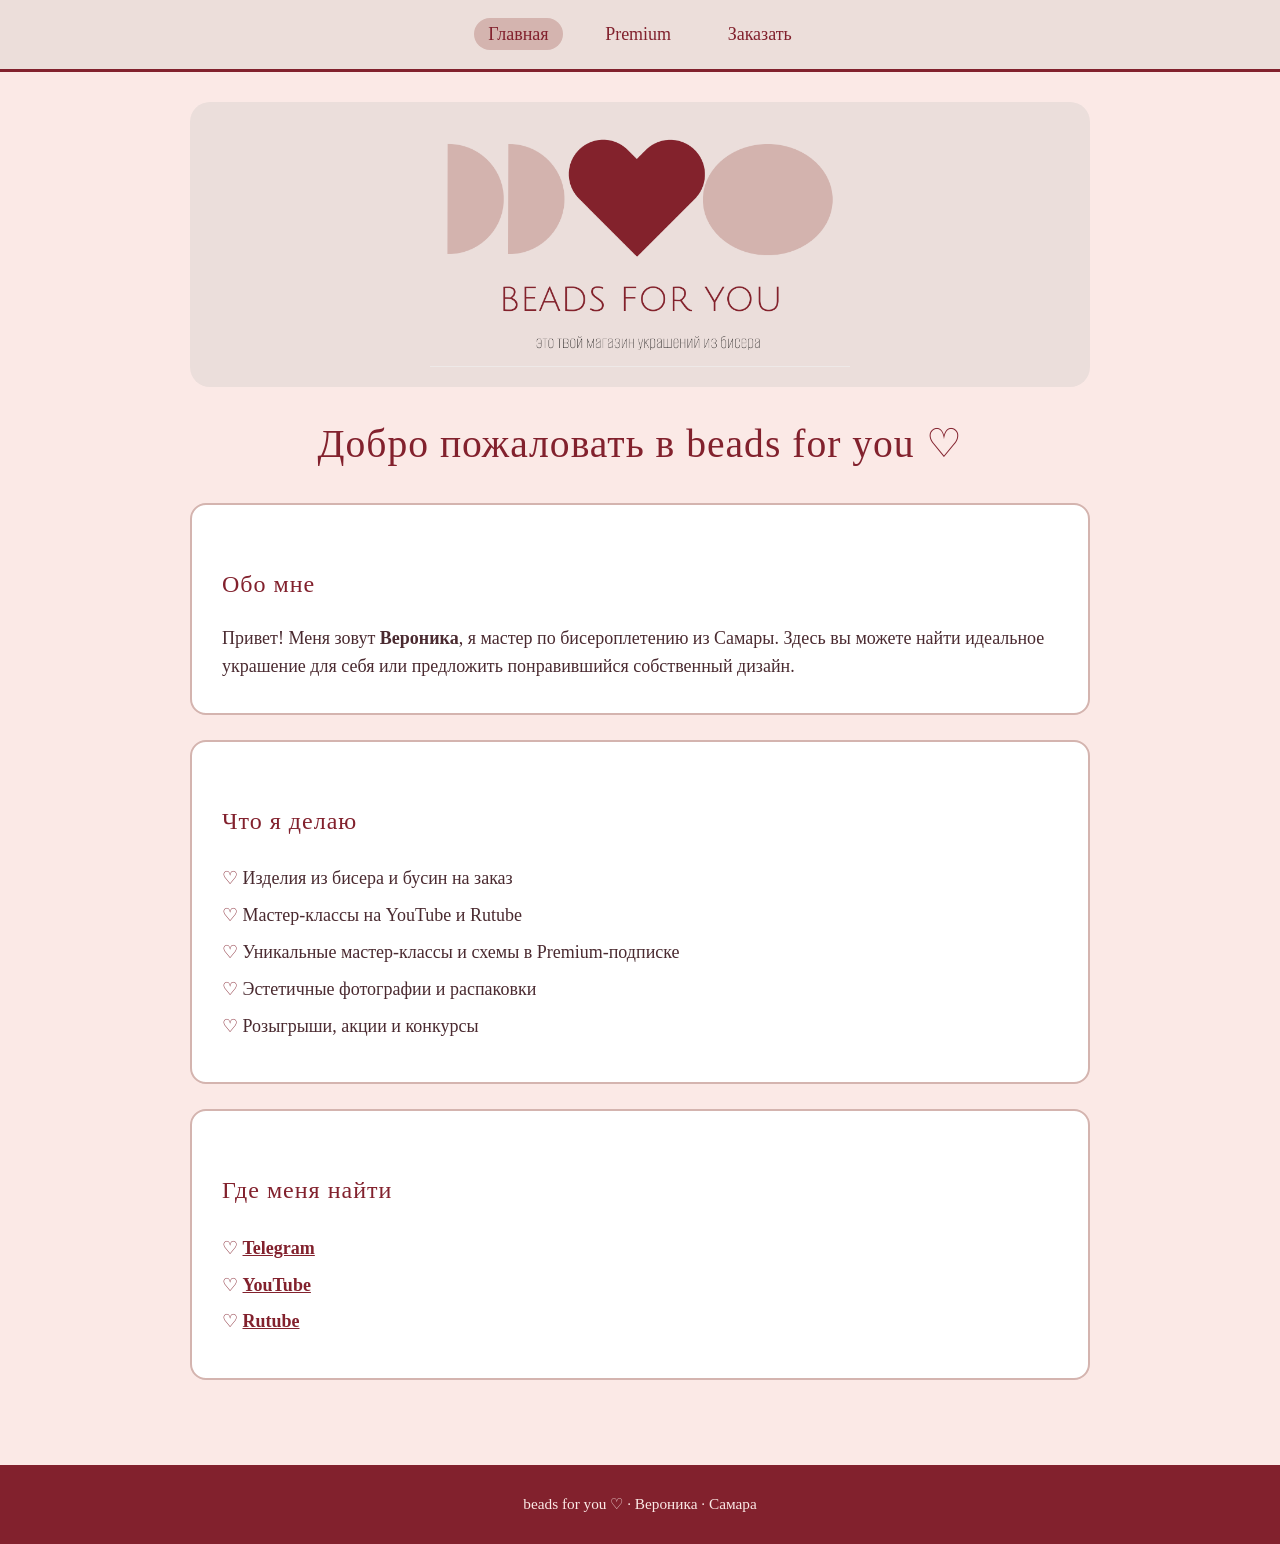
<file: lab2/index.html>
<!DOCTYPE html>
<html lang="ru">
<head>
    <meta charset="UTF-8">
    <meta name="viewport" content="width=device-width, initial-scale=1.0">
    <title>beads for you — главная</title>
    <link rel="stylesheet" href="css/style.css">
</head>
<body>
    <div id="header">
        <nav>
            <ul class="menu">
                <li><a href="index.html" class="current">Главная</a></li>
                <li><a href="premium.html">Premium</a></li>
                <li><a href="order.html">Заказать</a></li>
            </ul>
        </nav>
    </div>

    <div class="container">
        <div class="hero">
            <img src="img/logo.png" alt="Логотип beads for you — твой магазин украшений из бисера">
        </div>

        <h1>Добро пожаловать в beads for you ♡</h1>

        <div class="card">
            <h2>Обо мне</h2>
            <p>Привет! Меня зовут <strong>Вероника</strong>, я мастер по бисероплетению из Самары.
               Здесь вы можете найти идеальное украшение для себя или предложить понравившийся
               собственный дизайн.</p>
        </div>

        <div class="card">
            <h2>Что я делаю</h2>
            <ul class="hearts">
                <li>Изделия из бисера и бусин на заказ</li>
                <li>Мастер-классы на YouTube и Rutube</li>
                <li>Уникальные мастер-классы и схемы в Premium-подписке</li>
                <li>Эстетичные фотографии и распаковки</li>
                <li>Розыгрыши, акции и конкурсы</li>
            </ul>
        </div>

        <div class="card">
            <h2>Где меня найти</h2>
            <ul class="hearts">
                <li><a href="https://t.me/beadsforyou_tg" target="_blank" rel="noopener">Telegram</a></li>
                <li><a href="https://youtube.com/@beadsforyou_yt?si=eVa7gNDcUIQZ26tB" target="_blank" rel="noopener">YouTube</a></li>
                <li><a href="https://rutube.ru/channel/41636686" target="_blank" rel="noopener">Rutube</a></li>
            </ul>
        </div>
    </div>

    <div id="footer">
        <p>beads for you ♡ · Вероника · Самара</p>
    </div>
</body>
</html>
</file>
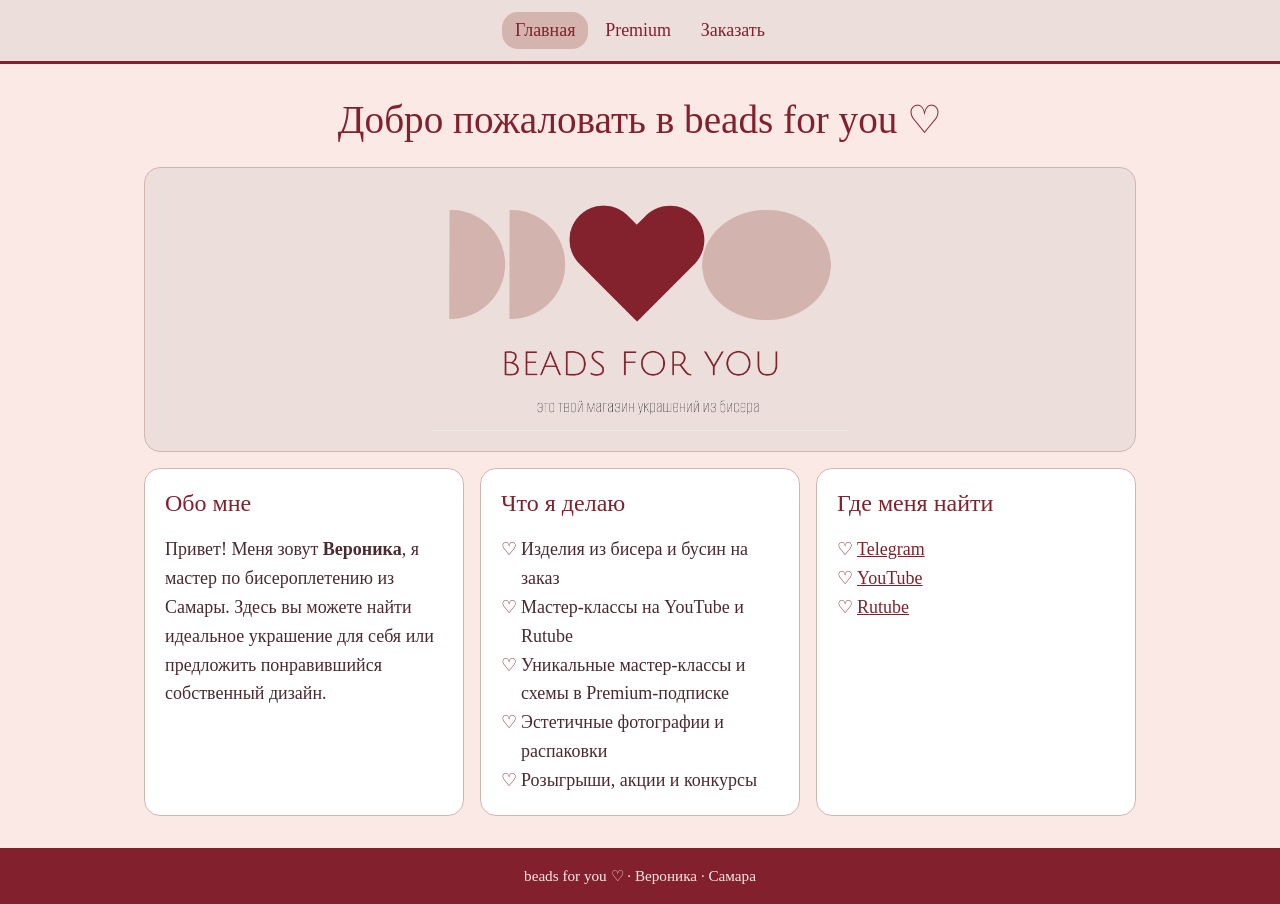
<file: lr4/index.html>
<!DOCTYPE html>
<html lang="ru">
<head>
    <meta charset="UTF-8">
    <meta name="viewport" content="width=device-width, initial-scale=1.0">
    <title>beads for you — главная</title>
    <link rel="stylesheet" href="css/style.css">
</head>
<body>
    <header class="site-header">
        <nav aria-label="Основная навигация">
            <ul class="menu">
                <li><a href="index.html" class="menu__link menu__link_current" aria-current="page">Главная</a></li>
                <li><a href="premium.html" class="menu__link">Premium</a></li>
                <li><a href="order.html" class="menu__link">Заказать</a></li>
            </ul>
        </nav>
    </header>

    <main class="page">
        <h1>Добро пожаловать в beads for you ♡</h1>

        <div class="home-layout">
            <div class="hero home-layout__banner">
                <img class="hero__image" src="img/logo.png" alt="Логотип beads for you — твой магазин украшений из бисера">
            </div>

            <section class="card home-layout__card">
                <h2>Обо мне</h2>
                <p>Привет! Меня зовут <strong>Вероника</strong>, я мастер по бисероплетению из Самары.
                   Здесь вы можете найти идеальное украшение для себя или предложить понравившийся
                   собственный дизайн.</p>
            </section>

            <section class="card home-layout__card">
                <h2>Что я делаю</h2>
                <ul class="heart-list">
                    <li>Изделия из бисера и бусин на заказ</li>
                    <li>Мастер-классы на YouTube и Rutube</li>
                    <li>Уникальные мастер-классы и схемы в Premium-подписке</li>
                    <li>Эстетичные фотографии и распаковки</li>
                    <li>Розыгрыши, акции и конкурсы</li>
                </ul>
            </section>

            <section class="card home-layout__card">
                <h2>Где меня найти</h2>
                <ul class="heart-list">
                    <li><a href="https://t.me/beadsforyou_tg" target="_blank" rel="noopener">Telegram</a></li>
                    <li><a href="https://youtube.com/@beadsforyou_yt?si=eVa7gNDcUIQZ26tB" target="_blank" rel="noopener">YouTube</a></li>
                    <li><a href="https://rutube.ru/channel/41636686" target="_blank" rel="noopener">Rutube</a></li>
                </ul>
            </section>
        </div>
    </main>

    <footer class="site-footer">
        <p>beads for you ♡ · Вероника · Самара</p>
    </footer>
</body>
</html>
</file>
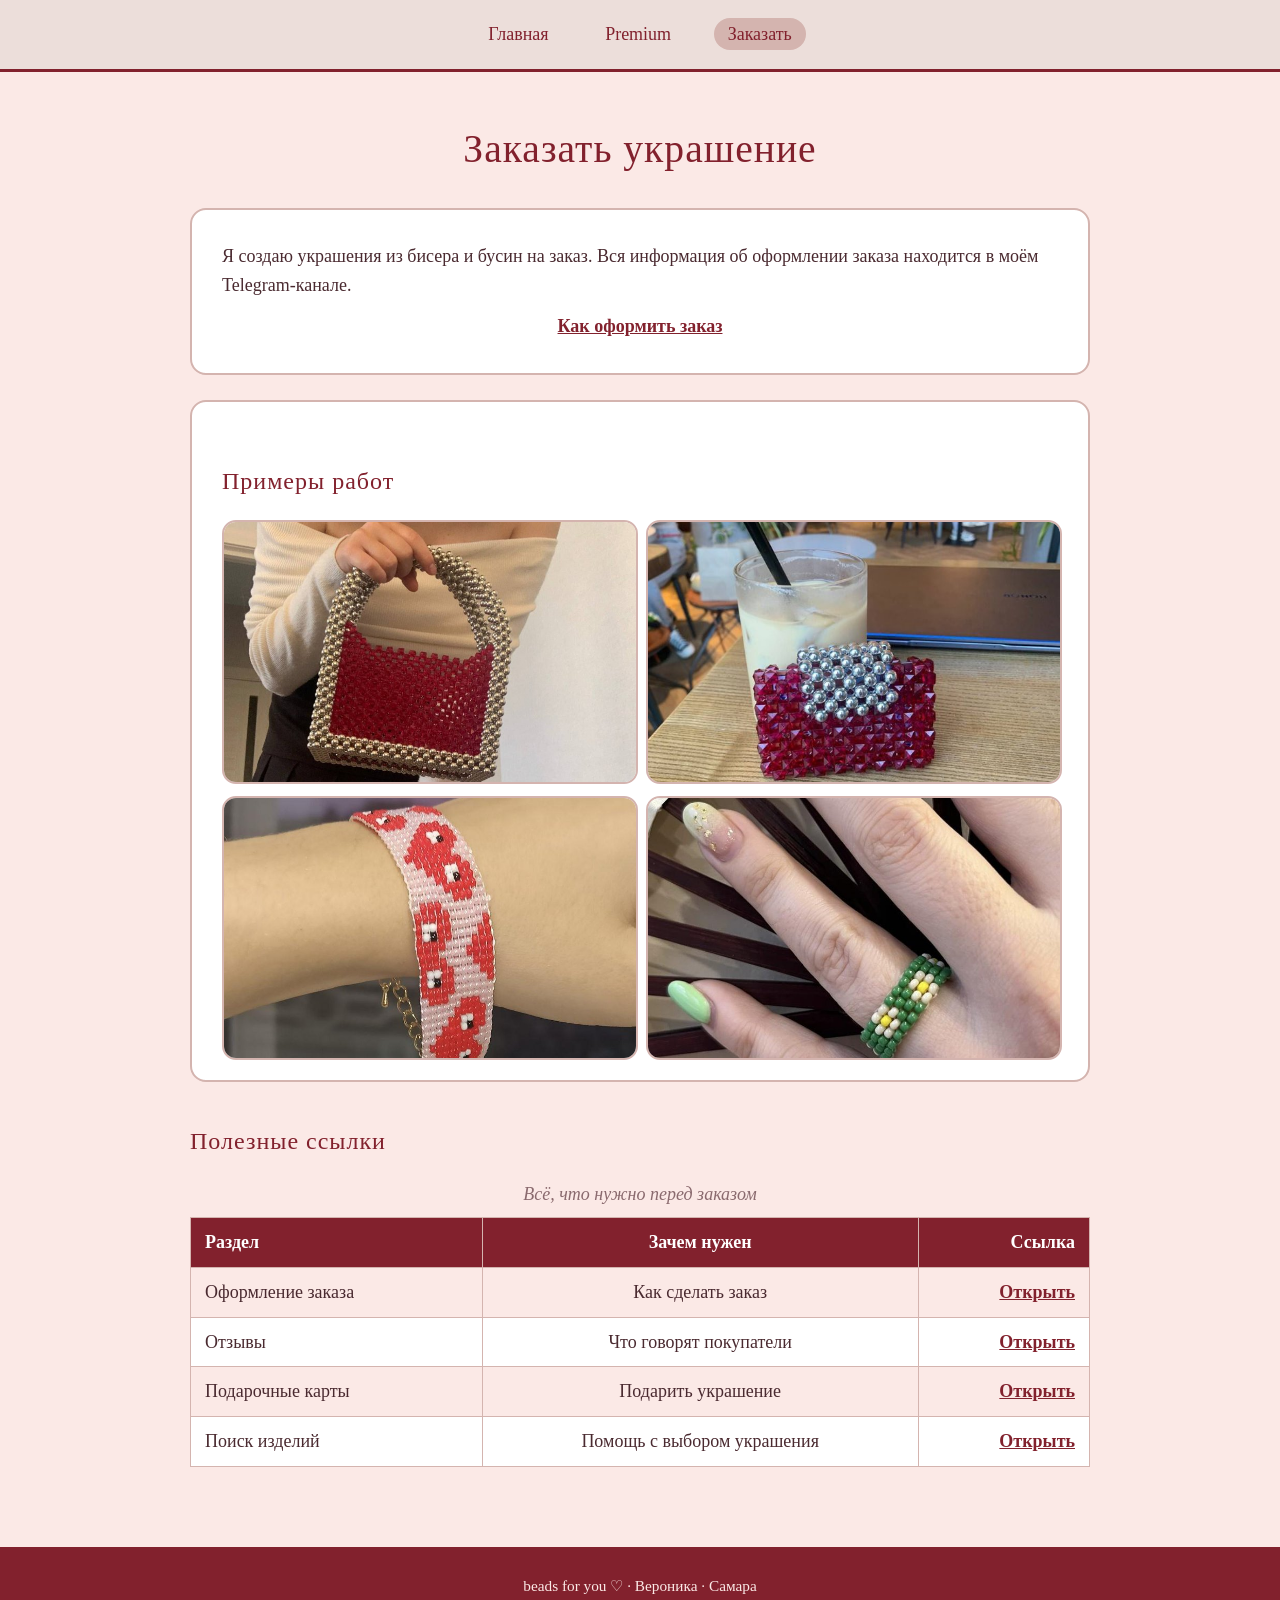
<file: lab2/order.html>
<!DOCTYPE html>
<html lang="ru">
<head>
    <meta charset="UTF-8">
    <meta name="viewport" content="width=device-width, initial-scale=1.0">
    <title>Заказать — beads for you</title>
    <link rel="stylesheet" href="css/style.css">
</head>
<body>
    <div id="header">
        <nav>
            <ul class="menu">
                <li><a href="index.html">Главная</a></li>
                <li><a href="premium.html">Premium</a></li>
                <li><a href="order.html" class="current">Заказать</a></li>
            </ul>
        </nav>
    </div>

    <div class="container">
        <h1>Заказать украшение</h1>

        <div class="card">
            <p>Я создаю украшения из бисера и бусин на заказ. Вся информация об оформлении заказа
               находится в моём Telegram-канале.</p>
            <p class="center-text"><a href="https://t.me/beadsforyou_tg/370" target="_blank" rel="noopener">Как оформить заказ</a></p>
        </div>

        <div class="card">
            <h2>Примеры работ</h2>
            <div class="collage">
                <img src="img/work1.jpg" alt="Сумочка из бусин с красной вставкой">
                <img src="img/work2.jpg" alt="Маленькая красная сумочка из бисера">
                <img src="img/work3.jpg" alt="Браслет из бисера с сердечками">
                <img src="img/work4.jpg" alt="Кольцо из бисера с ромашкой">
            </div>
        </div>

        <h2>Полезные ссылки</h2>
        <table>
            <caption>Всё, что нужно перед заказом</caption>
            <tr>
                <th class="left">Раздел</th>
                <th class="center">Зачем нужен</th>
                <th class="right">Ссылка</th>
            </tr>
            <tr>
                <td class="left">Оформление заказа</td>
                <td class="center">Как сделать заказ</td>
                <td class="right"><a href="https://t.me/beadsforyou_tg/370" target="_blank" rel="noopener">Открыть</a></td>
            </tr>
            <tr>
                <td class="left">Отзывы</td>
                <td class="center">Что говорят покупатели</td>
                <td class="right"><a href="https://t.me/beadsforyou_reviews/3" target="_blank" rel="noopener">Открыть</a></td>
            </tr>
            <tr>
                <td class="left">Подарочные карты</td>
                <td class="center">Подарить украшение</td>
                <td class="right"><a href="https://t.me/beadsforyou_tg/922" target="_blank" rel="noopener">Открыть</a></td>
            </tr>
            <tr>
                <td class="left">Поиск изделий</td>
                <td class="center">Помощь с выбором украшения</td>
                <td class="right"><a href="https://t.me/beadsforyou_tg/480" target="_blank" rel="noopener">Открыть</a></td>
            </tr>
        </table>
    </div>

    <div id="footer">
        <p>beads for you ♡ · Вероника · Самара</p>
    </div>
</body>
</html>
</file>
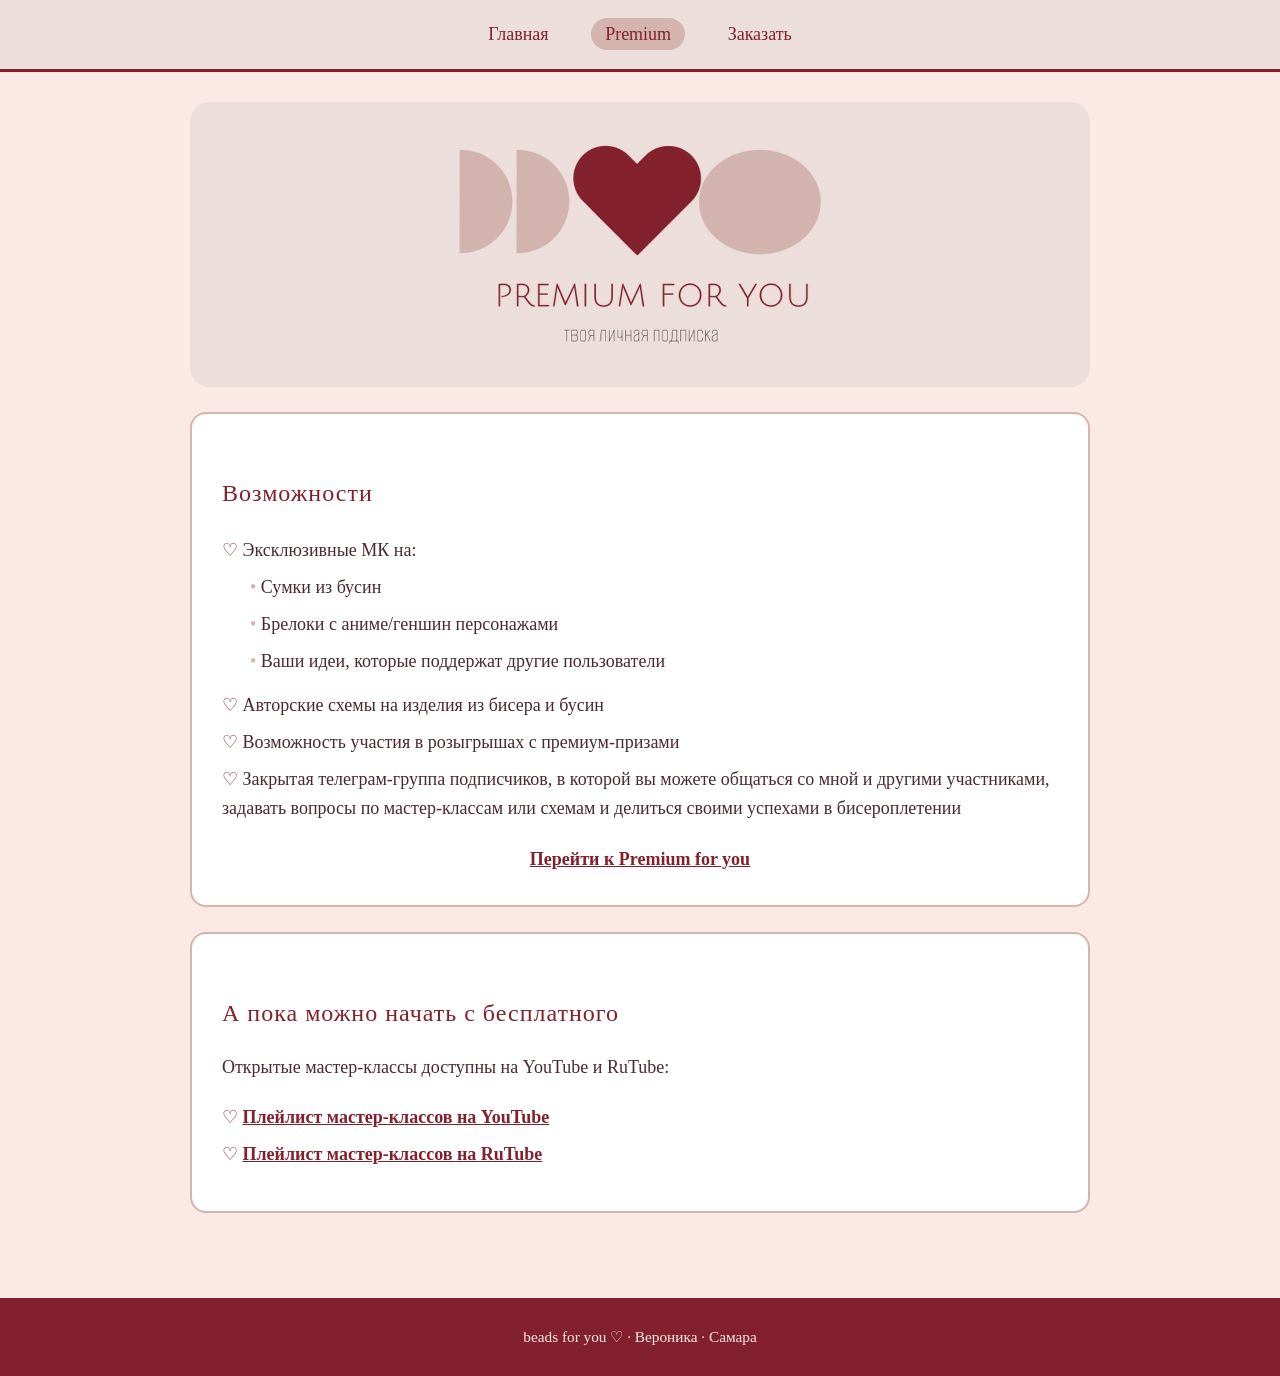
<file: lab2/premium.html>
<!DOCTYPE html>
<html lang="ru">
<head>
    <meta charset="UTF-8">
    <meta name="viewport" content="width=device-width, initial-scale=1.0">
    <title>Premium — beads for you</title>
    <link rel="stylesheet" href="css/style.css">
</head>
<body>
    <div id="header">
        <nav>
            <ul class="menu">
                <li><a href="index.html">Главная</a></li>
                <li><a href="premium.html" class="current">Premium</a></li>
                <li><a href="order.html">Заказать</a></li>
            </ul>
        </nav>
    </div>

    <div class="container">
        <div class="hero">
            <img src="img/premium.png" alt="Premium for you — твоя личная подписка">
        </div>

        <div class="card">
            <h2>Возможности</h2>
            <ul class="hearts">
                <li>Эксклюзивные МК на:
                    <ul>
                        <li>Сумки из бусин</li>
                        <li>Брелоки с аниме/геншин персонажами</li>
                        <li>Ваши идеи, которые поддержат другие пользователи</li>
                    </ul>
                </li>
                <li>Авторские схемы на изделия из бисера и бусин</li>
                <li>Возможность участия в розыгрышах с премиум-призами</li>
                <li>Закрытая телеграм-группа подписчиков, в которой вы можете общаться со мной
                    и другими участниками, задавать вопросы по мастер-классам или схемам
                    и делиться своими успехами в бисероплетении</li>
            </ul>
            <p class="center-text"><a href="https://t.me/beadsforyou_tg/484" target="_blank" rel="noopener">Перейти к Premium for you</a></p>
        </div>

        <div class="card">
            <h2>А пока можно начать с бесплатного</h2>
            <p>Открытые мастер-классы доступны на YouTube и RuTube:</p>
            <ul class="hearts">
                <li><a href="https://youtube.com/playlist?list=PLSbwQOXjqPPjytPfKpExO-wDYJkin6wc9&amp;si=Me76SnGEEdMS6D71" target="_blank" rel="noopener">Плейлист мастер-классов на YouTube</a></li>
                <li><a href="https://rutube.ru/plst/507094" target="_blank" rel="noopener">Плейлист мастер-классов на RuTube</a></li>
            </ul>
        </div>
    </div>

    <div id="footer">
        <p>beads for you ♡ · Вероника · Самара</p>
    </div>
</body>
</html>
</file>
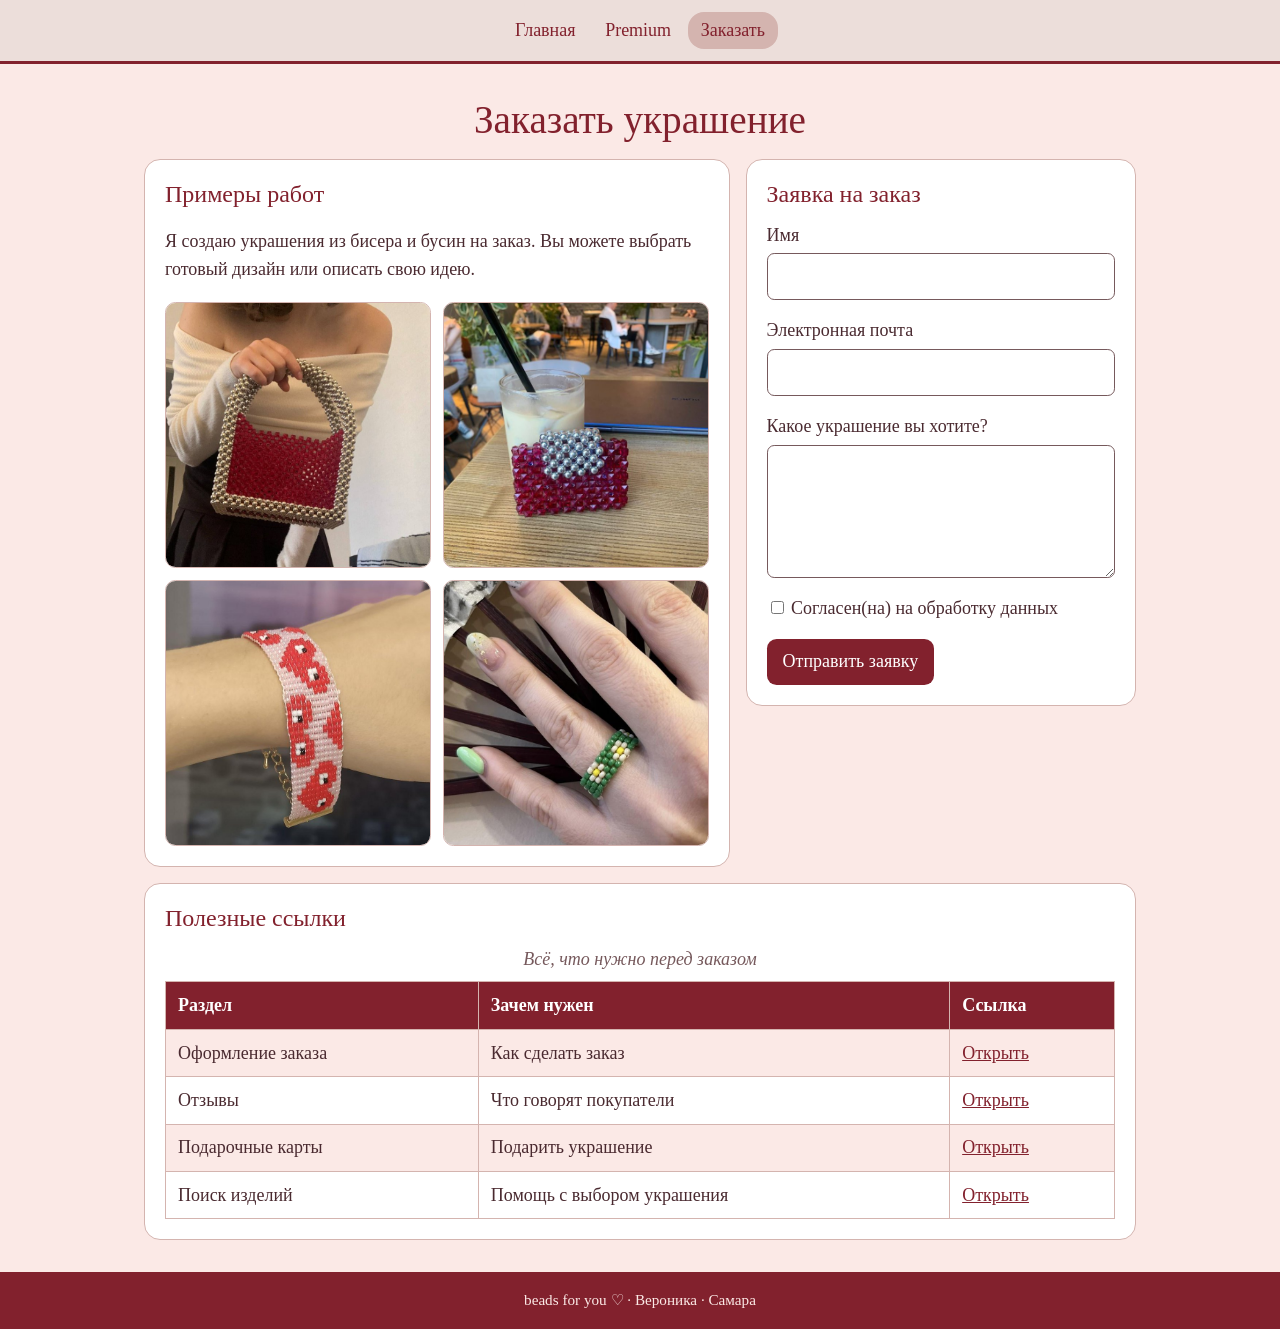
<file: lr4/order.html>
<!DOCTYPE html>
<html lang="ru">
<head>
    <meta charset="UTF-8">
    <meta name="viewport" content="width=device-width, initial-scale=1.0">
    <title>Заказать — beads for you</title>
    <link rel="stylesheet" href="css/style.css">
    <script src="js/order.js" defer></script>
</head>
<body>
    <header class="site-header">
        <nav aria-label="Основная навигация">
            <ul class="menu">
                <li><a href="index.html" class="menu__link">Главная</a></li>
                <li><a href="premium.html" class="menu__link">Premium</a></li>
                <li><a href="order.html" class="menu__link menu__link_current" aria-current="page">Заказать</a></li>
            </ul>
        </nav>
    </header>

    <main class="page order-layout">
        <h1 class="order-layout__wide">Заказать украшение</h1>

        <section class="card">
            <h2>Примеры работ</h2>
            <p>Я создаю украшения из бисера и бусин на заказ. Вы можете выбрать готовый дизайн
               или описать свою идею.</p>
            <div class="gallery">
                <img class="gallery__image" src="img/work1.jpg" alt="Сумочка из бусин с красной вставкой">
                <img class="gallery__image" src="img/work2.jpg" alt="Маленькая красная сумочка из бисера">
                <img class="gallery__image" src="img/work3.jpg" alt="Браслет из бисера с сердечками">
                <img class="gallery__image" src="img/work4.jpg" alt="Кольцо из бисера с ромашкой">
            </div>
        </section>

        <section class="card">
            <h2>Заявка на заказ</h2>
            <form class="order-form" id="order-form" action="orders" method="post">
                <label class="order-form__field" for="customer-name">
                    Имя
                    <input class="order-form__input" id="customer-name" name="name"
                           type="text" autocomplete="name" maxlength="80" required>
                </label>

                <label class="order-form__field" for="customer-email">
                    Электронная почта
                    <input class="order-form__input" id="customer-email" name="email"
                           type="email" autocomplete="email" maxlength="254" required>
                </label>

                <label class="order-form__field" for="order-description">
                    Какое украшение вы хотите?
                    <textarea class="order-form__input" id="order-description" name="description"
                              rows="4" maxlength="600" required></textarea>
                </label>

                <label class="order-form__consent">
                    <input name="consent" type="checkbox" value="yes" required>
                    Согласен(на) на обработку данных
                </label>

                <button class="order-form__button" type="submit">Отправить заявку</button>
                <p class="order-form__status" id="order-status" role="status"></p>
            </form>
        </section>

        <section class="card links-table order-layout__wide">
            <h2>Полезные ссылки</h2>
            <div class="links-table__scroll">
                <table class="links-table__table">
                    <caption>Всё, что нужно перед заказом</caption>
                    <tr>
                        <th>Раздел</th>
                        <th>Зачем нужен</th>
                        <th>Ссылка</th>
                    </tr>
                    <tr>
                        <td>Оформление заказа</td>
                        <td>Как сделать заказ</td>
                        <td><a href="https://t.me/beadsforyou_tg/370" target="_blank" rel="noopener">Открыть</a></td>
                    </tr>
                    <tr>
                        <td>Отзывы</td>
                        <td>Что говорят покупатели</td>
                        <td><a href="https://t.me/beadsforyou_reviews/3" target="_blank" rel="noopener">Открыть</a></td>
                    </tr>
                    <tr>
                        <td>Подарочные карты</td>
                        <td>Подарить украшение</td>
                        <td><a href="https://t.me/beadsforyou_tg/922" target="_blank" rel="noopener">Открыть</a></td>
                    </tr>
                    <tr>
                        <td>Поиск изделий</td>
                        <td>Помощь с выбором украшения</td>
                        <td><a href="https://t.me/beadsforyou_tg/480" target="_blank" rel="noopener">Открыть</a></td>
                    </tr>
                </table>
            </div>
        </section>
    </main>

    <footer class="site-footer">
        <p>beads for you ♡ · Вероника · Самара</p>
    </footer>
</body>
</html>
</file>
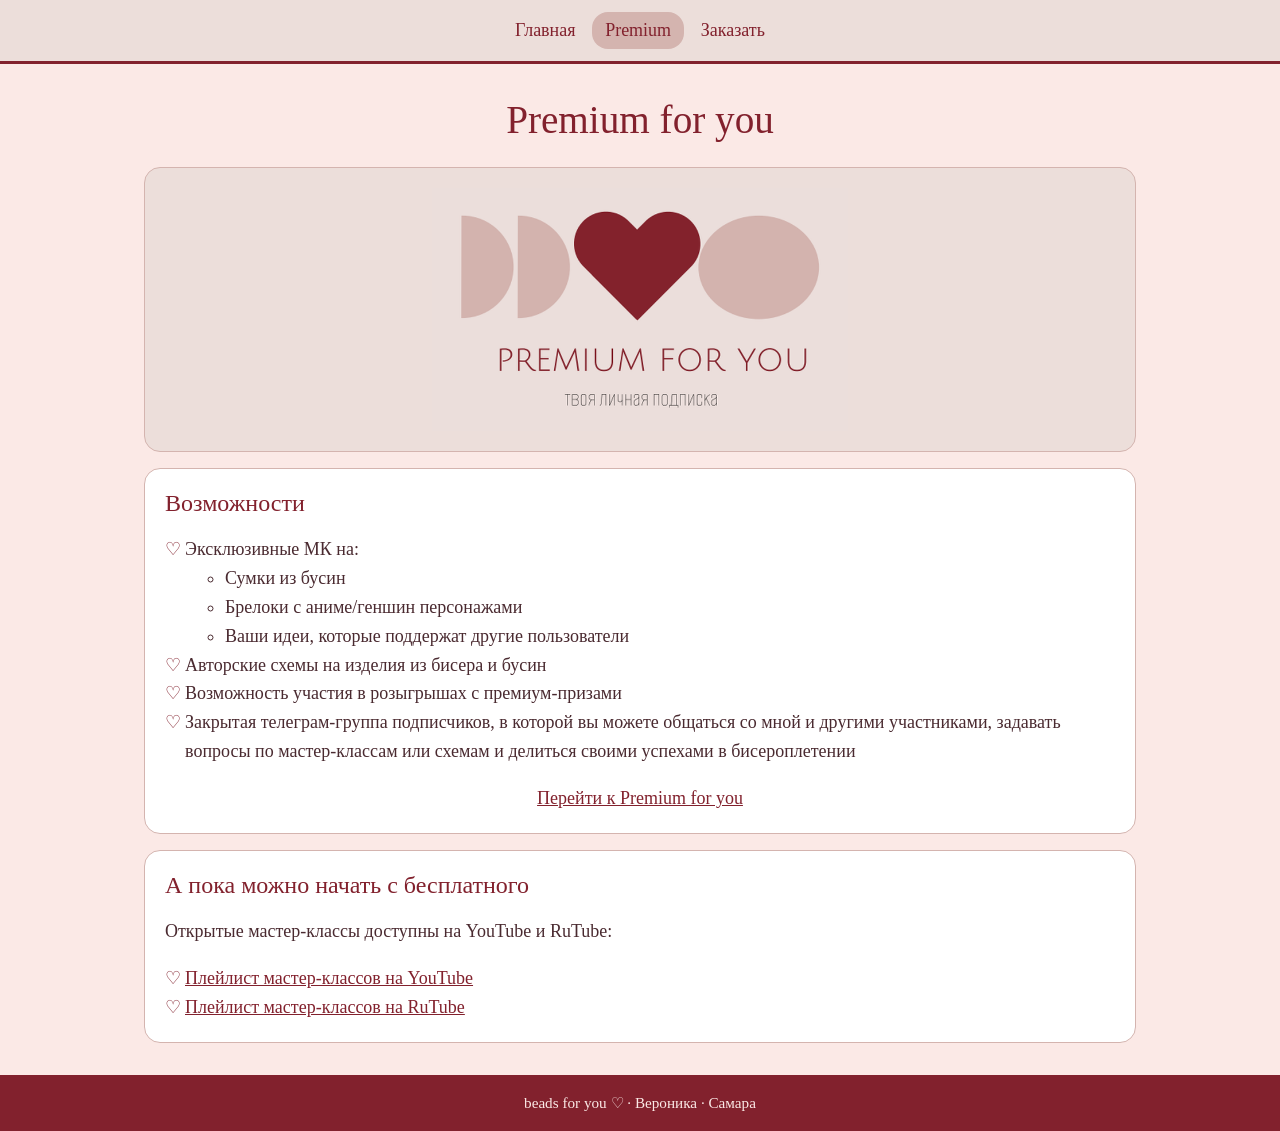
<file: lr4/premium.html>
<!DOCTYPE html>
<html lang="ru">
<head>
    <meta charset="UTF-8">
    <meta name="viewport" content="width=device-width, initial-scale=1.0">
    <title>Premium — beads for you</title>
    <link rel="stylesheet" href="css/style.css">
</head>
<body>
    <header class="site-header">
        <nav aria-label="Основная навигация">
            <ul class="menu">
                <li><a href="index.html" class="menu__link">Главная</a></li>
                <li><a href="premium.html" class="menu__link menu__link_current" aria-current="page">Premium</a></li>
                <li><a href="order.html" class="menu__link">Заказать</a></li>
            </ul>
        </nav>
    </header>

    <main class="page">
        <h1>Premium for you</h1>

        <div class="hero">
            <img class="hero__image" src="img/premium.png" alt="Premium for you — твоя личная подписка">
        </div>

        <div class="card">
            <h2>Возможности</h2>
            <ul class="heart-list">
                <li>Эксклюзивные МК на:
                    <ul>
                        <li>Сумки из бусин</li>
                        <li>Брелоки с аниме/геншин персонажами</li>
                        <li>Ваши идеи, которые поддержат другие пользователи</li>
                    </ul>
                </li>
                <li>Авторские схемы на изделия из бисера и бусин</li>
                <li>Возможность участия в розыгрышах с премиум-призами</li>
                <li>Закрытая телеграм-группа подписчиков, в которой вы можете общаться со мной
                    и другими участниками, задавать вопросы по мастер-классам или схемам
                    и делиться своими успехами в бисероплетении</li>
            </ul>
            <p class="card__action"><a href="https://t.me/beadsforyou_tg/484" target="_blank" rel="noopener">Перейти к Premium for you</a></p>
        </div>

        <div class="card">
            <h2>А пока можно начать с бесплатного</h2>
            <p>Открытые мастер-классы доступны на YouTube и RuTube:</p>
            <ul class="heart-list">
                <li><a href="https://youtube.com/playlist?list=PLSbwQOXjqPPjytPfKpExO-wDYJkin6wc9&amp;si=Me76SnGEEdMS6D71" target="_blank" rel="noopener">Плейлист мастер-классов на YouTube</a></li>
                <li><a href="https://rutube.ru/plst/507094" target="_blank" rel="noopener">Плейлист мастер-классов на RuTube</a></li>
            </ul>
        </div>
    </main>

    <footer class="site-footer">
        <p>beads for you ♡ · Вероника · Самара</p>
    </footer>
</body>
</html>
</file>
<file: lab2/css/style.css>
body {
    margin: 0;                        
    background-color: #fbe9e6;          
    color: #4a2a30;                     
    font-family: Georgia, "Times New Roman", serif;
    font-size: 18px;                    
    line-height: 1.6;
}

h1, h2 {                                
    color: #82212d;                     
    font-weight: normal;
    letter-spacing: 1px;
}

h1 { font-size: 2.2em; text-align: center; }   
h2 { font-size: 1.5rem; margin-top: 40px; } 

p { margin: 12px 0; }

img { max-width: 100%; }

.container {
    width: 80%;                         
    max-width: 900px;
    margin: 0 auto;
    padding: 20px;
}

.card {
    background-color: rgb(255, 255, 255);
    border: 2px solid #d4b4af;
    border-radius: 16px;
    padding: 20px 30px;
    margin: 25px 0;
}

.center-text { text-align: center; }

.hero {   
    background-color: #ebdedb;
    border-radius: 20px;
    padding: 20px;
    margin: 10px 0 20px 0;
}

.hero img {                             
    display: block;                    
    margin: 0 auto;
    width: 60%;
    max-width: 420px;
}

.collage {
    display: grid;
    grid-template-columns: 1fr 1fr;
    gap: 12px;
}

.collage img {
    width: 100%;
    height: 260px;
    object-fit: cover;                  
    border-radius: 14px;
    border: 2px solid #d4b4af;
}

.note {
    color: #8a6a6e;
    font-size: 0.9em;
    font-style: italic;
}

#header {
    background-color: #ecdeda;
    border-bottom: 3px solid #82212d;
    padding: 15px 0;
}

#footer {
    background-color: #82212d;
    color: #fbe9e6;
    text-align: center;
    padding: 15px;
    margin-top: 40px;
    font-size: 0.85em;
}

.menu { list-style: none; margin: 0; padding: 0; text-align: center; }
.menu li { display: inline-block; margin: 5px 12px; }   /* li в ряд */
.menu a {
    color: #82212d;
    text-decoration: none;
    padding: 6px 14px;
    border-radius: 20px;
}

.menu a:hover {
    background-color: #82212d;
    color: #ffffff;
}

a { color: #82212d; }
a:hover { color: #b04a5a; }

a[target="_blank"] { font-weight: bold; }

.menu a.current { background-color: #d4b4af; }

ul.hearts { list-style: none; padding-left: 0; }
ul.hearts li { padding: 4px 0; }
ul.hearts li::before { content: "♡ "; color: #82212d; }

ul.hearts ul { list-style: none; padding-left: 28px; margin: 4px 0; }
ul.hearts ul li::before { content: "• "; color: #d4b4af; }

table {
    width: 100%;
    border-collapse: collapse;         
    background-color: #ffffff;
    margin: 20px 0;
}

caption { font-style: italic; color: #8a6a6e; margin-bottom: 8px; }

th, td {
    border: 1px solid #d4b4af;
    padding: 10px 14px;
}

th { background-color: #82212d; color: #ffffff; }

tr:nth-child(even) td { background-color: #fbe9e6; }

.left   { text-align: left; }
.center { text-align: center; }
.right  { text-align: right; }
</file>
<file: lr4/css/style.css>
:root {
    --color-background: #fbe9e6;
    --color-text: #4a2a30;
    --color-accent: #82212d;
    --color-hover: #99384a;
    --color-surface: #ffffff;
    --color-banner: #ecdeda;
    --color-border: #d4b4af;
    --color-muted: #76595c;
}

* {
    box-sizing: border-box;
}

body {
    margin: 0;
    background-color: var(--color-background);
    color: var(--color-text);
    font: 1.125rem/1.6 Georgia, "Times New Roman", serif;
}

h1, h2 {
    color: var(--color-accent);
    font-weight: normal;
    line-height: 1.2;
}

h1 {
    margin: 0 0 1.5rem;
    text-align: center;
    font-size: clamp(1.8rem, 5vw, 2.45rem);
}

h2 {
    margin: 0 0 0.75rem;
    font-size: 1.5rem;
}

a {
    color: var(--color-accent);
}

a:hover {
    color: var(--color-hover);
}

:focus-visible {
    outline: 2px solid var(--color-accent);
    outline-offset: 3px;
}

.site-header {
    padding: 0.75rem 1rem;
    background-color: var(--color-banner);
    border-bottom: 3px solid var(--color-accent);
}

.menu {
    display: flex;
    flex-wrap: wrap;
    justify-content: center;
    gap: 0.25rem;
    list-style: none;
    padding: 0;
    margin: 0;
}

.menu__link {
    display: block;
    padding: 0.25rem 0.8rem;
    border-radius: 1rem;
    text-decoration: none;
}

.menu__link_current {
    background-color: var(--color-border);
}

.menu__link:hover {
    background-color: var(--color-accent);
    color: var(--color-surface);
}

.page {
    width: min(100% - 2rem, 62rem);
    margin: 0 auto;
    padding: 2rem 0;
}

.site-footer {
    padding: 1rem;
    text-align: center;
    background-color: var(--color-accent);
    color: var(--color-background);
    font-size: 0.95rem;
}

.site-footer p {
    margin: 0;
}

.card, .hero {
    padding: 1.25rem;
    border: 1px solid var(--color-border);
    border-radius: 1rem;
}

.card {
    background-color: var(--color-surface);
}

.page > .card + .card,
.page > .hero + .card {
    margin-top: 1rem;
}

.card p:last-child {
    margin-bottom: 0;
}

.card__action {
    text-align: center;
}

.hero {
    background-color: var(--color-banner);
}

.hero__image {
    display: block;
    width: min(100%, 26rem);
    height: auto;
    margin: 0 auto;
}

.heart-list {
    padding-left: 1.25rem;
    margin-bottom: 0;
}

.heart-list > li::marker {
    content: "♡ ";
    color: var(--color-accent);
}

/* Основные блоки главной страницы расположены во Flexbox. */
.home-layout {
    display: flex;
    flex-wrap: wrap;
    gap: 1rem;
}

.home-layout__banner {
    flex: 1 1 100%;
    animation: banner-appear 800ms ease-out both;
}

.home-layout__card {
    flex: 1 1 15rem;
    min-width: 0;
}

@keyframes banner-appear {
    from {
        opacity: 0;
        transform: translateY(12px) scale(0.98);
    }
    to {
        opacity: 1;
        transform: translateY(0) scale(1);
    }
}

@media (prefers-reduced-motion: reduce) {
    .home-layout__banner {
        animation: none;
    }
}

/* Галерея и форма занимают отдельные колонки Grid. */
.order-layout {
    display: grid;
    grid-template-columns: minmax(0, 3fr) minmax(0, 2fr);
    gap: 1rem;
    align-items: start;
}

.order-layout__wide {
    grid-column: 1 / -1;
}

.order-layout > h1,
.order-layout > .card + .card {
    margin: 0;
}

.gallery {
    display: grid;
    grid-template-columns: repeat(2, minmax(0, 1fr));
    gap: 0.75rem;
}

.gallery__image {
    display: block;
    width: 100%;
    aspect-ratio: 1;
    object-fit: cover;
    border-radius: 0.65rem;
    border: 1px solid var(--color-border);
}

.order-form__field,
.order-form__consent {
    display: block;
    margin-bottom: 1rem;
}

.order-form__input {
    display: block;
    width: 100%;
    margin-top: 0.25rem;
    padding: 0.5rem 0.65rem;
    border: 1px solid var(--color-muted);
    border-radius: 0.45rem;
    background-color: var(--color-surface);
    color: var(--color-text);
    font: inherit;
}

textarea.order-form__input {
    resize: vertical;
}

.order-form__consent input {
    accent-color: var(--color-accent);
}

.order-form__button {
    padding: 0.55rem 1rem;
    border: 0;
    border-radius: 0.6rem;
    background-color: var(--color-accent);
    color: var(--color-surface);
    font: inherit;
    cursor: pointer;
}

.order-form__button:hover {
    background-color: var(--color-hover);
}

.order-form__button:disabled {
    opacity: 0.65;
    cursor: wait;
}

.order-form__status {
    color: var(--color-muted);
}

.order-form__status:empty {
    margin: 0;
}

.links-table__scroll {
    overflow-x: auto;
}

.links-table__table {
    width: 100%;
    border-collapse: collapse;
}

.links-table__table caption {
    margin-bottom: 0.5rem;
    color: var(--color-muted);
    font-style: italic;
}

.links-table__table th,
.links-table__table td {
    padding: 0.55rem 0.75rem;
    border: 1px solid var(--color-border);
    text-align: left;
}

.links-table__table th {
    background-color: var(--color-accent);
    color: var(--color-surface);
}

.links-table__table tr:nth-child(even) td {
    background-color: var(--color-background);
}

@media (max-width: 44rem) {
    .order-layout {
        grid-template-columns: minmax(0, 1fr);
    }
}
</file>
